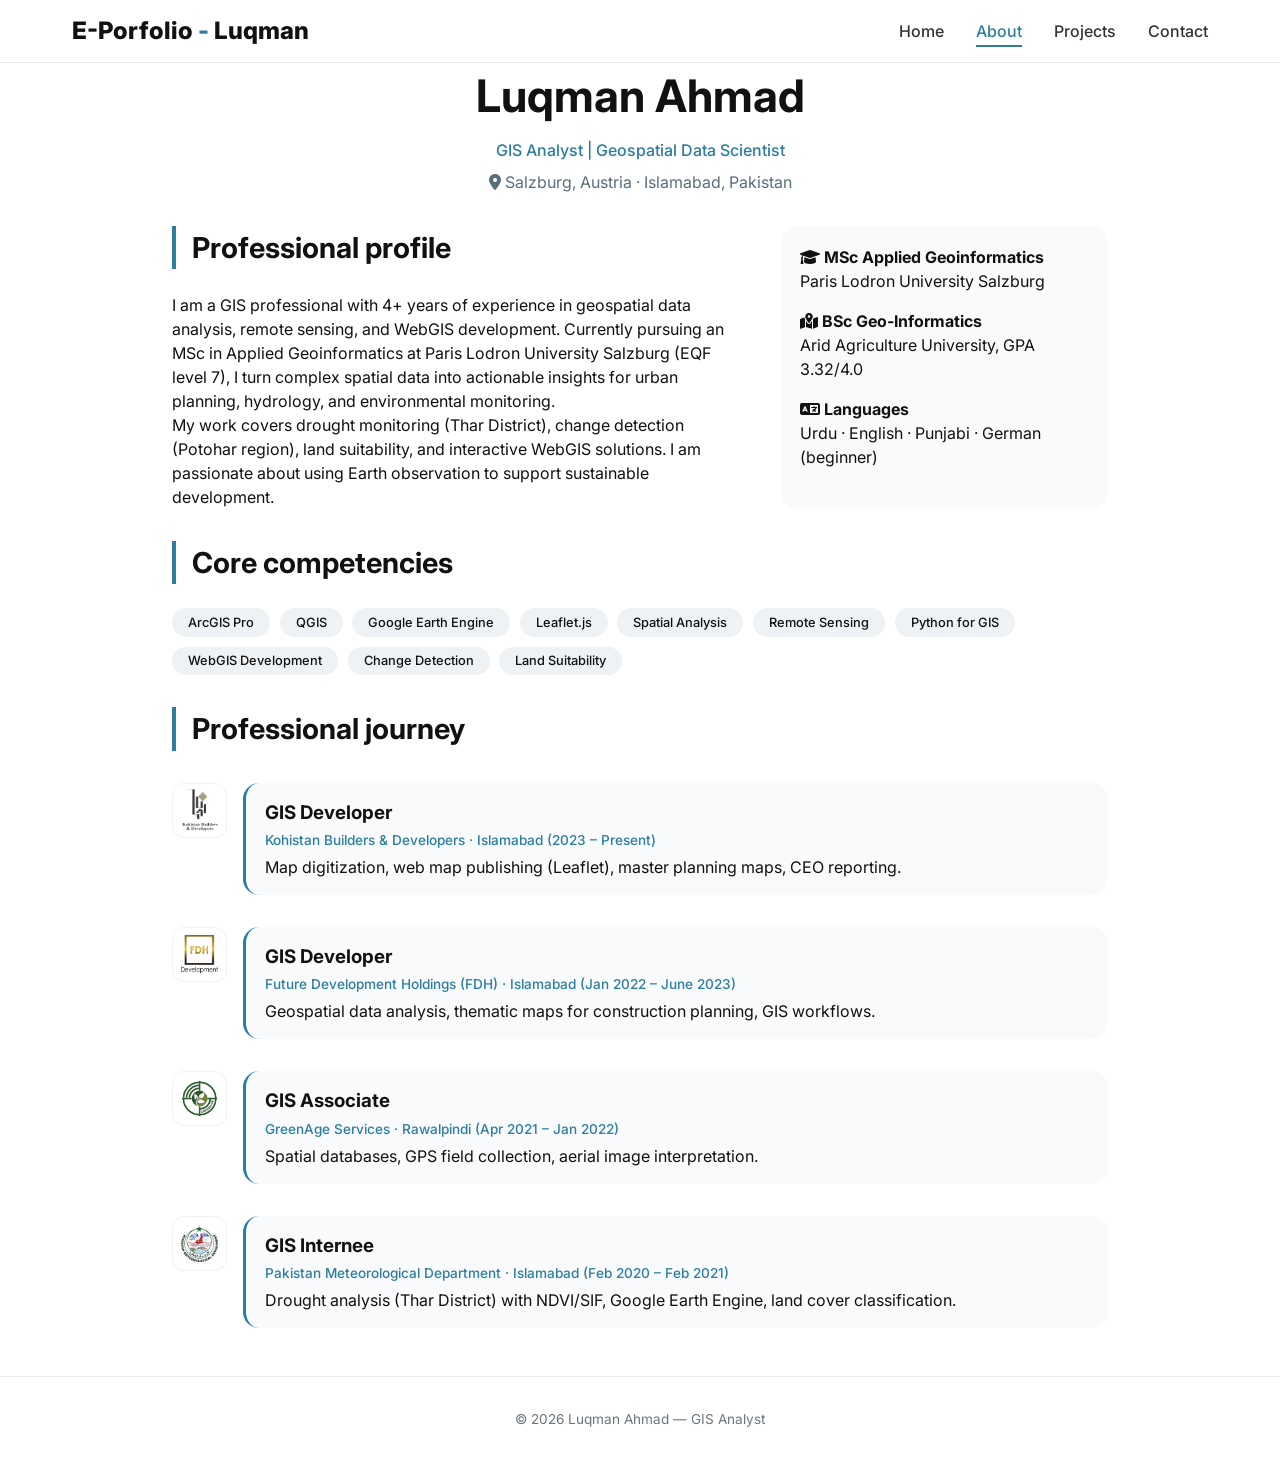
<file: about.html>
<!DOCTYPE html>
<html lang="en">
<head>
    <meta charset="UTF-8">
    <meta name="viewport" content="width=device-width, initial-scale=1.0">
    <title>About | Luqman Ahmad</title>
    <link rel="stylesheet" href="style.css">
    <link rel="stylesheet" href="https://cdnjs.cloudflare.com/ajax/libs/font-awesome/6.0.0-beta3/css/all.min.css">
    <link href="https://fonts.googleapis.com/css2?family=Inter:opsz,wght@14..32,300;400;500;600;700;800&display=swap" rel="stylesheet">
</head>
<body>
<header>
    <div class="container navbar">
        <a href="index.html" class="logo">E-Porfolio<span> - </span>Luqman</a>
        <div class="menu-icon" id="menuIcon">
            <i class="fas fa-bars"></i>
        </div>
        <ul class="nav-links" id="navLinks">
            <li><a href="index.html">Home</a></li>
            <li><a href="about.html" class="active">About</a></li>
            <li><a href="projects.html">Projects</a></li>
            <li><a href="contact.html">Contact</a></li>
        </ul>
    </div>
</header>

<main>
    <div class="container about-page">
        <div class="about-header">
            <h1>Luqman Ahmad</h1>
            <p class="subtitle">GIS Analyst | Geospatial Data Scientist</p>
            <p class="location"><i class="fas fa-map-marker-alt"></i> Salzburg, Austria · Islamabad, Pakistan</p>
        </div>

        <div class="about-grid">
            <div class="about-text">
                <h2>Professional profile</h2>
                <p>I am a GIS professional with 4+ years of experience in geospatial data analysis, remote sensing, and WebGIS development. Currently pursuing an MSc in Applied Geoinformatics at Paris Lodron University Salzburg (EQF level 7), I turn complex spatial data into actionable insights for urban planning, hydrology, and environmental monitoring.</p>
                <p>My work covers drought monitoring (Thar District), change detection (Potohar region), land suitability, and interactive WebGIS solutions. I am passionate about using Earth observation to support sustainable development.</p>
            </div>
            <div class="about-highlights">
                <div class="highlight-item"><i class="fas fa-graduation-cap"></i> <strong>MSc Applied Geoinformatics</strong><br>Paris Lodron University Salzburg</div>
                <div class="highlight-item"><i class="fas fa-map-marked-alt"></i> <strong>BSc Geo‑Informatics</strong><br>Arid Agriculture University, GPA 3.32/4.0</div>
                <div class="highlight-item"><i class="fas fa-language"></i> <strong>Languages</strong><br>Urdu · English · Punjabi · German (beginner)</div>
            </div>
        </div>

        <div class="core-skills">
            <h2>Core competencies</h2>
            <div class="skill-tags">
                <span>ArcGIS Pro</span><span>QGIS</span><span>Google Earth Engine</span><span>Leaflet.js</span>
                <span>Spatial Analysis</span><span>Remote Sensing</span><span>Python for GIS</span>
                <span>WebGIS Development</span><span>Change Detection</span><span>Land Suitability</span>
            </div>
        </div>

        <h2>Professional journey</h2>
        <div class="exp-timeline">
            <div class="exp-item">
                <div class="exp-logo">
                    <img src="assets/img/kbd-logo.png" alt="KBD Logo" onerror="this.style.display='none'">
                </div>
                <div class="exp-content">
                    <h3>GIS Developer</h3>
                    <div class="exp-meta">Kohistan Builders & Developers · Islamabad (2023 – Present)</div>
                    <p>Map digitization, web map publishing (Leaflet), master planning maps, CEO reporting.</p>
                </div>
            </div>
            <div class="exp-item">
                <div class="exp-logo">
                    <img src="assets/img/FDH-logo.png" alt="FDH Logo" onerror="this.style.display='none'">
                </div>
                <div class="exp-content">
                    <h3>GIS Developer</h3>
                    <div class="exp-meta">Future Development Holdings (FDH) · Islamabad (Jan 2022 – June 2023)</div>
                    <p>Geospatial data analysis, thematic maps for construction planning, GIS workflows.</p>
                </div>
            </div>
            <div class="exp-item">
                <div class="exp-logo">
                    <img src="assets/img/greenage-logo.png" alt="GreenAge Logo" onerror="this.style.display='none'">
                </div>
                <div class="exp-content">
                    <h3>GIS Associate</h3>
                    <div class="exp-meta">GreenAge Services · Rawalpindi (Apr 2021 – Jan 2022)</div>
                    <p>Spatial databases, GPS field collection, aerial image interpretation.</p>
                </div>
            </div>
            <div class="exp-item">
                <div class="exp-logo">
                    <img src="assets/img/PMD-logo.png" alt="PMD Logo" onerror="this.style.display='none'">
                </div>
                <div class="exp-content">
                    <h3>GIS Internee</h3>
                    <div class="exp-meta">Pakistan Meteorological Department · Islamabad (Feb 2020 – Feb 2021)</div>
                    <p>Drought analysis (Thar District) with NDVI/SIF, Google Earth Engine, land cover classification.</p>
                </div>
            </div>
        </div>
    </div>
</main>

<footer>
    <div class="container">
        <p>© 2026 Luqman Ahmad — GIS Analyst</p>
    </div>
</footer>

<script src="script.js"></script>
</body>
</html>
</file>
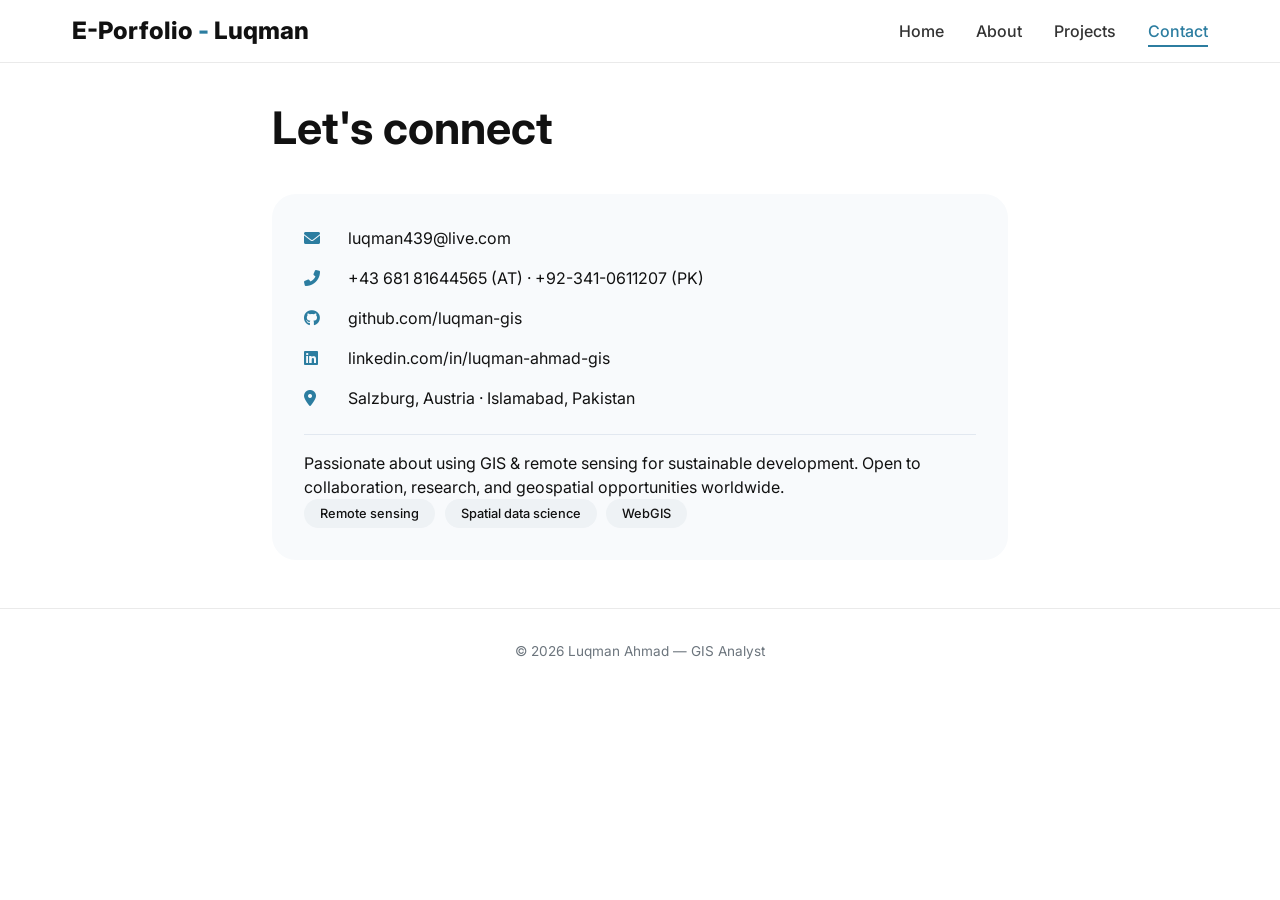
<file: contact.html>
<!DOCTYPE html>
<html lang="en">
<head>
    <meta charset="UTF-8">
    <meta name="viewport" content="width=device-width, initial-scale=1.0">
    <title>Contact | Luqman Ahmad</title>
    <link rel="stylesheet" href="style.css">
    <link rel="stylesheet" href="https://cdnjs.cloudflare.com/ajax/libs/font-awesome/6.0.0-beta3/css/all.min.css">
    <link href="https://fonts.googleapis.com/css2?family=Inter:opsz,wght@14..32,300;400;500;600;700;800&display=swap" rel="stylesheet">
</head>
<body>
<header>
    <div class="container navbar">
        <a href="index.html" class="logo">E-Porfolio<span> - </span>Luqman</a>
        <div class="menu-icon" id="menuIcon">
            <i class="fas fa-bars"></i>
        </div>
        <ul class="nav-links" id="navLinks">
            <li><a href="index.html">Home</a></li>
            <li><a href="about.html">About</a></li>
            <li><a href="projects.html">Projects</a></li>
            <li><a href="contact.html" class="active">Contact</a></li>
        </ul>
    </div>
</header>

<main>
    <div class="container contact-page">
        <h1>Let's connect</h1>
        <div class="contact-card">
            <div class="contact-details">
                <div class="contact-line"><i class="fas fa-envelope"></i> luqman439@live.com</div>
                <div class="contact-line"><i class="fas fa-phone-alt"></i> +43 681 81644565 (AT) · +92-341-0611207 (PK)</div>
                <div class="contact-line"><i class="fab fa-github"></i> github.com/luqman-gis</div>
                <div class="contact-line"><i class="fab fa-linkedin"></i> linkedin.com/in/luqman-ahmad-gis</div>
                <div class="contact-line"><i class="fas fa-map-marker-alt"></i> Salzburg, Austria · Islamabad, Pakistan</div>
            </div>
            <div class="contact-note">
                <p>Passionate about using GIS & remote sensing for sustainable development. Open to collaboration, research, and geospatial opportunities worldwide.</p>
                <div class="skill-tags">
                    <span>Remote sensing</span><span>Spatial data science</span><span>WebGIS</span>
                </div>
            </div>
        </div>
    </div>
</main>

<footer>
    <div class="container">
        <p>© 2026 Luqman Ahmad — GIS Analyst</p>
    </div>
</footer>

<script src="script.js"></script>
</body>
</html>
</file>
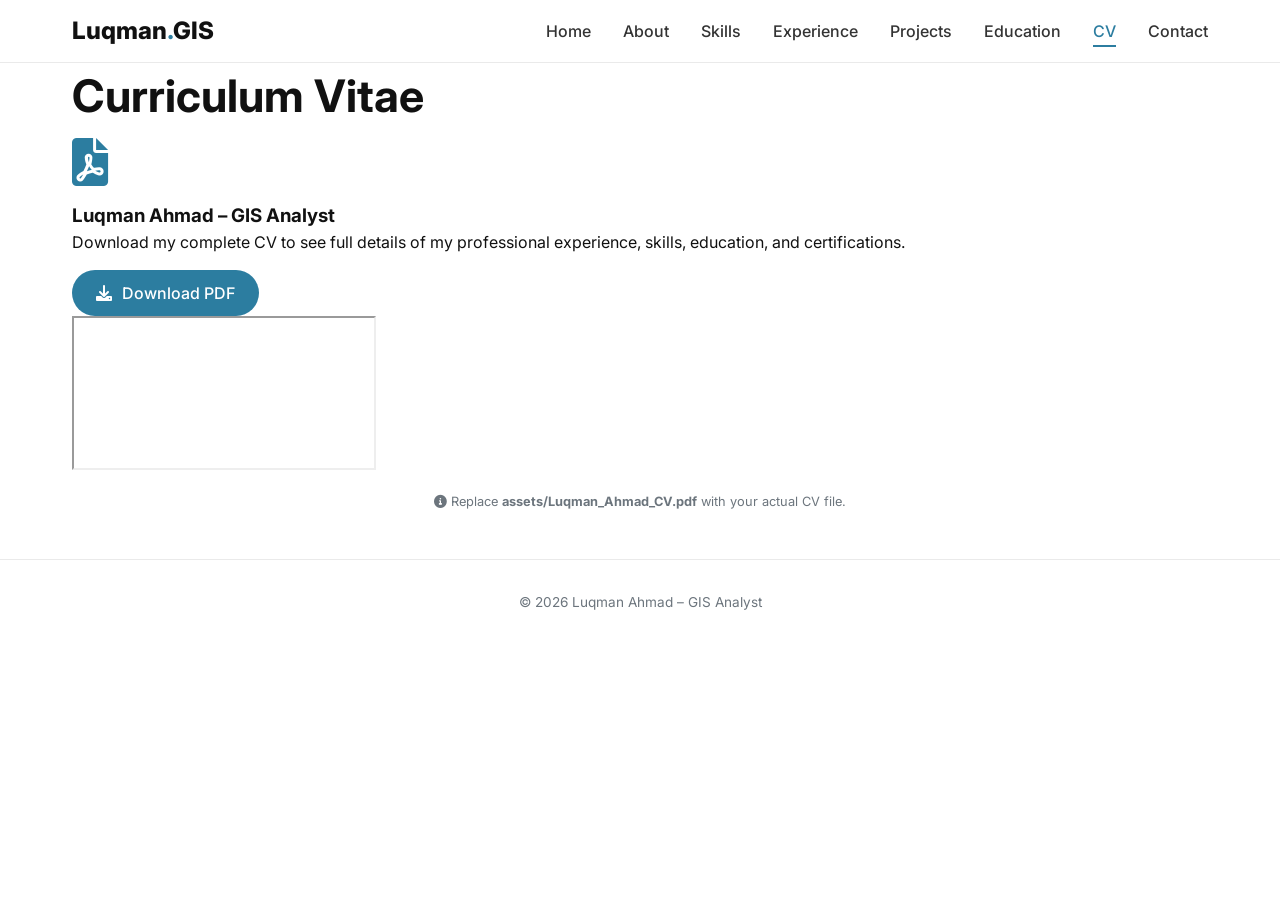
<file: cv.html>
<!DOCTYPE html>
<html lang="en">
<head>
    <meta charset="UTF-8">
    <meta name="viewport" content="width=device-width, initial-scale=1.0">
    <title>CV | Luqman Ahmad</title>
    <link rel="stylesheet" href="style.css">
    <link rel="stylesheet" href="https://cdnjs.cloudflare.com/ajax/libs/font-awesome/6.0.0-beta3/css/all.min.css">
    <link href="https://fonts.googleapis.com/css2?family=Inter:opsz,wght@14..32,300;400;500;600;700;800&display=swap" rel="stylesheet">
</head>
<body>
<header>
    <div class="container navbar">
        <a href="index.html" class="logo">Luqman<span>.</span>GIS</a>
        <div class="menu-icon" id="menuIcon">
            <i class="fas fa-bars"></i>
        </div>
        <ul class="nav-links" id="navLinks">
            <li><a href="index.html">Home</a></li>
            <li><a href="about.html">About</a></li>
            <li><a href="skills.html">Skills</a></li>
            <li><a href="experience.html">Experience</a></li>
            <li><a href="projects.html">Projects</a></li>
            <li><a href="education.html">Education</a></li>
            <li><a href="cv.html" class="active">CV</a></li>
            <li><a href="contact.html">Contact</a></li>
        </ul>
    </div>
</header>

<main>
    <div class="container">
        <h1>Curriculum Vitae</h1>
        <div class="cv-container">
            <i class="fas fa-file-pdf" style="font-size: 3rem; color: #2c7da0; margin-bottom: 1rem;"></i>
            <h3>Luqman Ahmad – GIS Analyst</h3>
            <p>Download my complete CV to see full details of my professional experience, skills, education, and certifications.</p>
            <a href="assets/Luqman_Ahmad_CV.pdf" download class="btn btn-primary" style="margin-top: 1rem; display: inline-flex;">
                <i class="fas fa-download"></i> Download PDF
            </a>
        </div>
        <div class="cv-preview">
            <iframe src="assets/Luqman_Ahmad_CV.pdf" title="Luqman Ahmad CV">
                Your browser does not support PDF embedding. <a href="assets/Luqman_Ahmad_CV.pdf">Download the PDF instead.</a>
            </iframe>
        </div>
        <p style="text-align: center; margin-top: 1rem; font-size: 0.8rem; color: #6c757d;">
            <i class="fas fa-info-circle"></i> Replace <strong>assets/Luqman_Ahmad_CV.pdf</strong> with your actual CV file.
        </p>
    </div>
</main>

<footer>
    <div class="container">© 2026 Luqman Ahmad – GIS Analyst</div>
</footer>

<script src="script.js"></script>
</body>
</html>
</file>
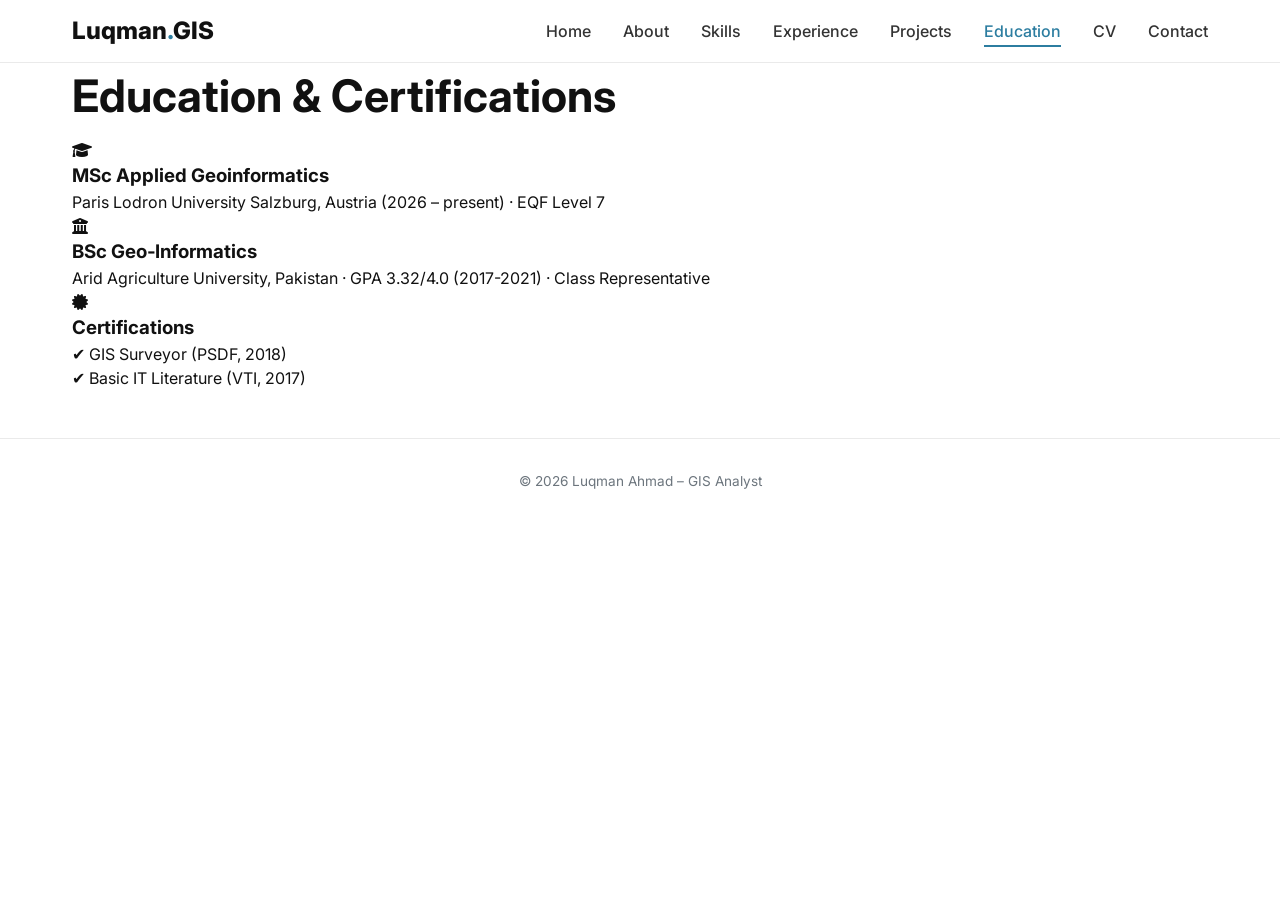
<file: education.html>
<!DOCTYPE html>
<html lang="en">
<head>
    <meta charset="UTF-8">
    <meta name="viewport" content="width=device-width, initial-scale=1.0">
    <title>Education | Luqman Ahmad</title>
    <link rel="stylesheet" href="style.css">
    <link rel="stylesheet" href="https://cdnjs.cloudflare.com/ajax/libs/font-awesome/6.0.0-beta3/css/all.min.css">
    <link href="https://fonts.googleapis.com/css2?family=Inter:opsz,wght@14..32,300;400;500;600;700;800&display=swap" rel="stylesheet">
</head>
<body>
<header>
    <div class="container navbar">
        <a href="index.html" class="logo">Luqman<span>.</span>GIS</a>
        <div class="menu-icon" id="menuIcon">
            <i class="fas fa-bars"></i>
        </div>
        <ul class="nav-links" id="navLinks">
            <li><a href="index.html">Home</a></li>
            <li><a href="about.html">About</a></li>
            <li><a href="skills.html">Skills</a></li>
            <li><a href="experience.html">Experience</a></li>
            <li><a href="projects.html">Projects</a></li>
            <li><a href="education.html" class="active">Education</a></li>
            <li><a href="cv.html">CV</a></li>
            <li><a href="contact.html">Contact</a></li>
        </ul>
    </div>
</header>

<main>
    <div class="container">
        <h1>Education & Certifications</h1>
        <div class="edu-grid">
            <div class="edu-card">
                <i class="fas fa-graduation-cap"></i>
                <h3>MSc Applied Geoinformatics</h3>
                <p>Paris Lodron University Salzburg, Austria (2026 – present) · EQF Level 7</p>
            </div>
            <div class="edu-card">
                <i class="fas fa-university"></i>
                <h3>BSc Geo‑Informatics</h3>
                <p>Arid Agriculture University, Pakistan · GPA 3.32/4.0 (2017-2021) · Class Representative</p>
            </div>
            <div class="edu-card">
                <i class="fas fa-certificate"></i>
                <h3>Certifications</h3>
                <p>✔️ GIS Surveyor (PSDF, 2018)<br>✔️ Basic IT Literature (VTI, 2017)</p>
            </div>
        </div>
    </div>
</main>

<footer>
    <div class="container">© 2026 Luqman Ahmad – GIS Analyst</div>
</footer>

<script src="script.js"></script>
</body>
</html>
</file>
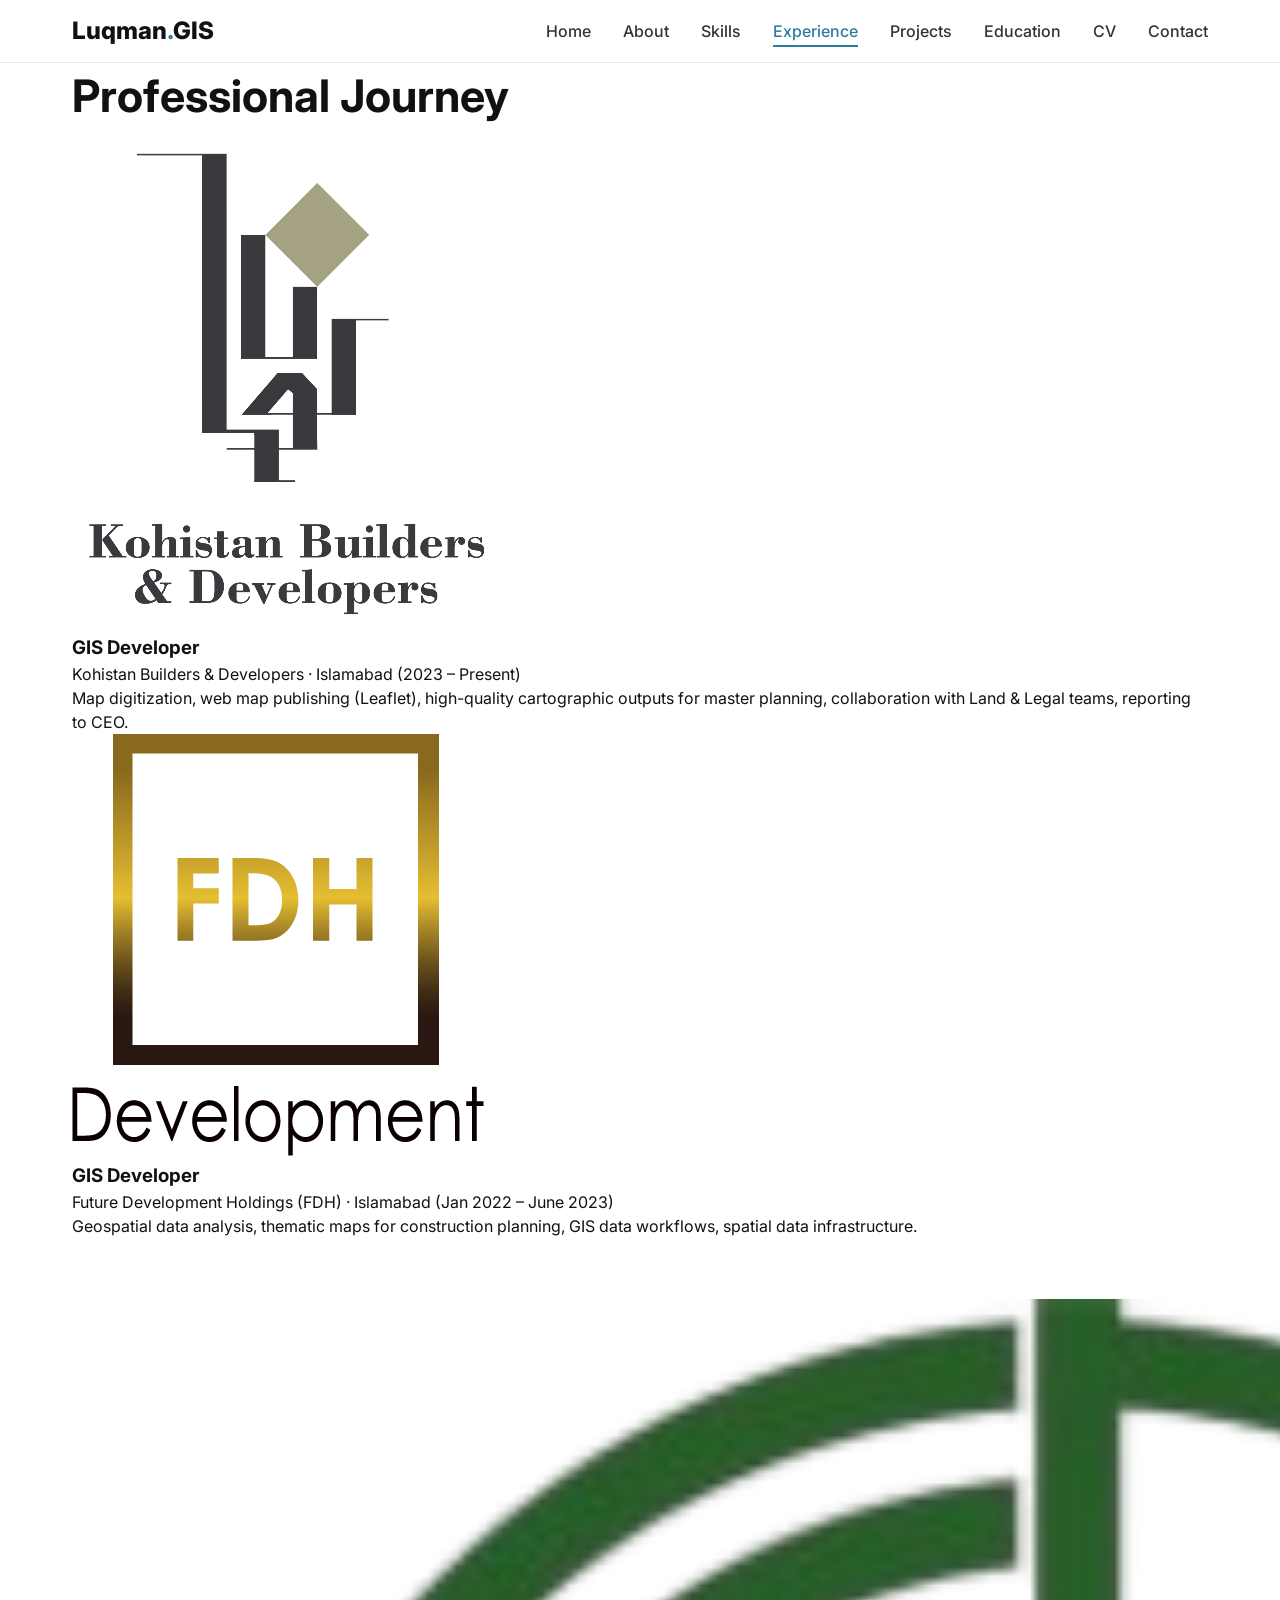
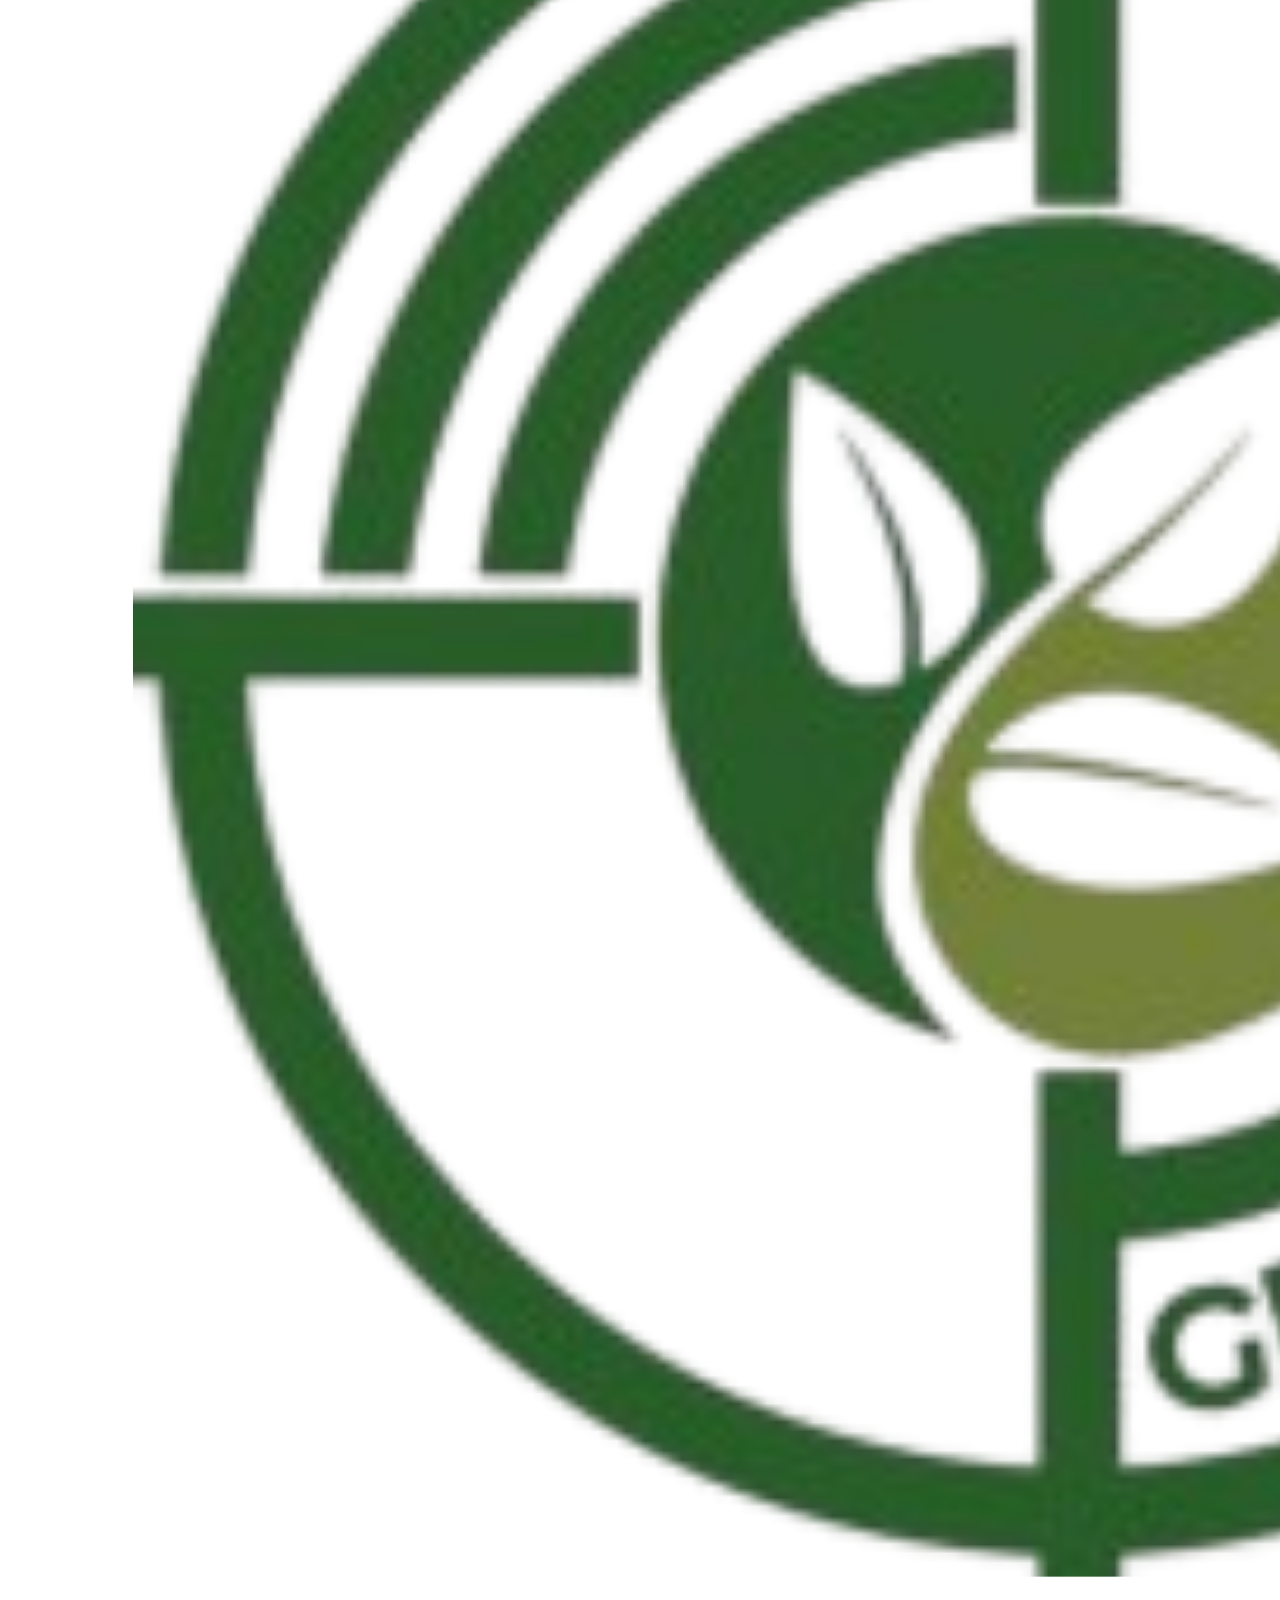
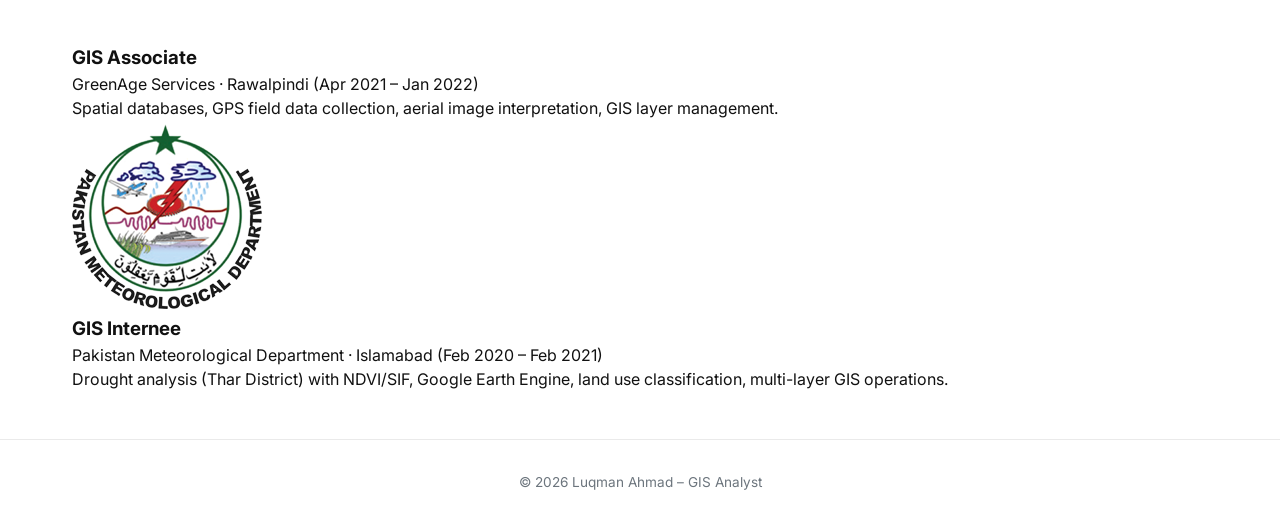
<file: experience.html>
<!DOCTYPE html>
<html lang="en">
<head>
    <meta charset="UTF-8">
    <meta name="viewport" content="width=device-width, initial-scale=1.0">
    <title>Experience | Luqman Ahmad</title>
    <link rel="stylesheet" href="style.css">
    <link rel="stylesheet" href="https://cdnjs.cloudflare.com/ajax/libs/font-awesome/6.0.0-beta3/css/all.min.css">
    <link href="https://fonts.googleapis.com/css2?family=Inter:opsz,wght@14..32,300;400;500;600;700;800&display=swap" rel="stylesheet">
</head>
<body>
<header>
    <div class="container navbar">
        <a href="index.html" class="logo">Luqman<span>.</span>GIS</a>
        <div class="menu-icon" id="menuIcon">
            <i class="fas fa-bars"></i>
        </div>
        <ul class="nav-links" id="navLinks">
            <li><a href="index.html">Home</a></li>
            <li><a href="about.html">About</a></li>
            <li><a href="skills.html">Skills</a></li>
            <li><a href="experience.html" class="active">Experience</a></li>
            <li><a href="projects.html">Projects</a></li>
            <li><a href="education.html">Education</a></li>
            <li><a href="cv.html">CV</a></li>
            <li><a href="contact.html">Contact</a></li>
        </ul>
    </div>
</header>

<main>
    <div class="container">
        <h1>Professional Journey</h1>
        <div class="timeline">
            <!-- Kohistan Builders -->
            <div class="timeline-item">
                <div class="company-logo">
                    <img src="assets/img/kbd-logo.png" alt="KBD Logo" onerror="this.style.display='none'">
                </div>
                <div class="timeline-content">
                    <h3>GIS Developer</h3>
                    <div class="timeline-meta">
                        <span class="company-name">Kohistan Builders & Developers</span>
                        <span>· Islamabad (2023 – Present)</span>
                    </div>
                    <p>Map digitization, web map publishing (Leaflet), high-quality cartographic outputs for master planning, collaboration with Land & Legal teams, reporting to CEO.</p>
                </div>
            </div>

            <!-- FDH -->
            <div class="timeline-item">
                <div class="company-logo">
                    <img src="assets/img/FDH-logo.png" alt="FDH Logo" onerror="this.style.display='none'">
                </div>
                <div class="timeline-content">
                    <h3>GIS Developer</h3>
                    <div class="timeline-meta">
                        <span class="company-name">Future Development Holdings (FDH)</span>
                        <span>· Islamabad (Jan 2022 – June 2023)</span>
                    </div>
                    <p>Geospatial data analysis, thematic maps for construction planning, GIS data workflows, spatial data infrastructure.</p>
                </div>
            </div>

            <!-- GreenAge -->
            <div class="timeline-item">
                <div class="company-logo">
                    <img src="assets/img/greenage-logo.png" alt="GreenAge Logo" onerror="this.style.display='none'">
                </div>
                <div class="timeline-content">
                    <h3>GIS Associate</h3>
                    <div class="timeline-meta">
                        <span class="company-name">GreenAge Services</span>
                        <span>· Rawalpindi (Apr 2021 – Jan 2022)</span>
                    </div>
                    <p>Spatial databases, GPS field data collection, aerial image interpretation, GIS layer management.</p>
                </div>
            </div>

            <!-- PMD -->
            <div class="timeline-item">
                <div class="company-logo">
                    <img src="assets/img/PMD-logo.png" alt="PMD Logo" onerror="this.style.display='none'">
                </div>
                <div class="timeline-content">
                    <h3>GIS Internee</h3>
                    <div class="timeline-meta">
                        <span class="company-name">Pakistan Meteorological Department</span>
                        <span>· Islamabad (Feb 2020 – Feb 2021)</span>
                    </div>
                    <p>Drought analysis (Thar District) with NDVI/SIF, Google Earth Engine, land use classification, multi-layer GIS operations.</p>
                </div>
            </div>
        </div>
    </div>
</main>

<footer>
    <div class="container">© 2026 Luqman Ahmad – GIS Analyst</div>
</footer>

<script src="script.js"></script>
</body>
</html>
</file>
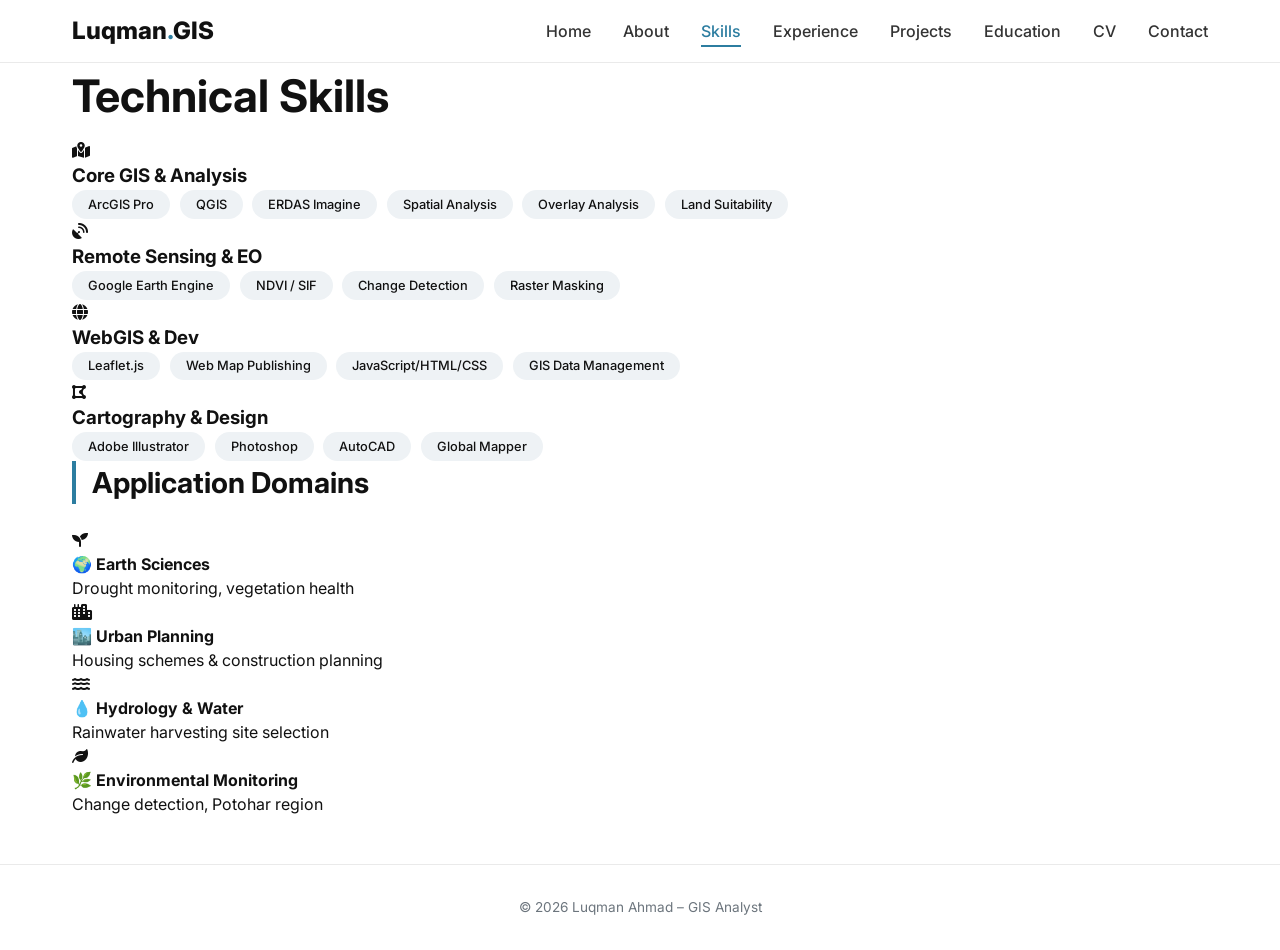
<file: skills.html>
<!DOCTYPE html>
<html lang="en">
<head>
    <meta charset="UTF-8">
    <meta name="viewport" content="width=device-width, initial-scale=1.0">
    <title>Skills | Luqman Ahmad</title>
    <link rel="stylesheet" href="style.css">
    <link rel="stylesheet" href="https://cdnjs.cloudflare.com/ajax/libs/font-awesome/6.0.0-beta3/css/all.min.css">
    <link href="https://fonts.googleapis.com/css2?family=Inter:opsz,wght@14..32,300;400;500;600;700;800&display=swap" rel="stylesheet">
</head>
<body>
<header>
    <div class="container navbar">
        <a href="index.html" class="logo">Luqman<span>.</span>GIS</a>
        <div class="menu-icon" id="menuIcon">
            <i class="fas fa-bars"></i>
        </div>
        <ul class="nav-links" id="navLinks">
            <li><a href="index.html">Home</a></li>
            <li><a href="about.html">About</a></li>
            <li><a href="skills.html" class="active">Skills</a></li>
            <li><a href="experience.html">Experience</a></li>
            <li><a href="projects.html">Projects</a></li>
            <li><a href="education.html">Education</a></li>
            <li><a href="cv.html">CV</a></li>
            <li><a href="contact.html">Contact</a></li>
        </ul>
    </div>
</header>

<main>
    <div class="container">
        <h1>Technical Skills</h1>
        <div class="skills-grid">
            <div class="skill-card">
                <i class="fas fa-map-marked-alt"></i>
                <h3>Core GIS & Analysis</h3>
                <div class="skill-tags">
                    <span>ArcGIS Pro</span><span>QGIS</span><span>ERDAS Imagine</span>
                    <span>Spatial Analysis</span><span>Overlay Analysis</span><span>Land Suitability</span>
                </div>
            </div>
            <div class="skill-card">
                <i class="fas fa-satellite-dish"></i>
                <h3>Remote Sensing & EO</h3>
                <div class="skill-tags">
                    <span>Google Earth Engine</span><span>NDVI / SIF</span>
                    <span>Change Detection</span><span>Raster Masking</span>
                </div>
            </div>
            <div class="skill-card">
                <i class="fas fa-globe"></i>
                <h3>WebGIS & Dev</h3>
                <div class="skill-tags">
                    <span>Leaflet.js</span><span>Web Map Publishing</span>
                    <span>JavaScript/HTML/CSS</span><span>GIS Data Management</span>
                </div>
            </div>
            <div class="skill-card">
                <i class="fas fa-draw-polygon"></i>
                <h3>Cartography & Design</h3>
                <div class="skill-tags">
                    <span>Adobe Illustrator</span><span>Photoshop</span>
                    <span>AutoCAD</span><span>Global Mapper</span>
                </div>
            </div>
        </div>

        <h2>Application Domains</h2>
        <div class="domains-grid">
            <div class="domain-card"><i class="fas fa-seedling"></i><h4>🌍 Earth Sciences</h4><p>Drought monitoring, vegetation health</p></div>
            <div class="domain-card"><i class="fas fa-city"></i><h4>🏙️ Urban Planning</h4><p>Housing schemes & construction planning</p></div>
            <div class="domain-card"><i class="fas fa-water"></i><h4>💧 Hydrology & Water</h4><p>Rainwater harvesting site selection</p></div>
            <div class="domain-card"><i class="fas fa-leaf"></i><h4>🌿 Environmental Monitoring</h4><p>Change detection, Potohar region</p></div>
        </div>
    </div>
</main>

<footer>
    <div class="container">© 2026 Luqman Ahmad – GIS Analyst</div>
</footer>

<script src="script.js"></script>
</body>
</html>
</file>
<file: style.css>
* {
    margin: 0;
    padding: 0;
    box-sizing: border-box;
}

body {
    font-family: 'Inter', system-ui, -apple-system, 'Segoe UI', Roboto, Helvetica, Arial, sans-serif;
    background: #ffffff;
    color: #111111;
    line-height: 1.5;
    scroll-behavior: smooth;
}

.container {
    max-width: 1200px;
    margin: 0 auto;
    padding: 0 2rem;
}

h1 { font-size: 2.8rem; margin-bottom: 0.5rem; }
h2 { font-size: 1.8rem; margin-bottom: 1.5rem; border-left: 4px solid #2c7da0; padding-left: 1rem; }

/* Buttons */
.btn {
    display: inline-flex;
    align-items: center;
    gap: 0.6rem;
    background: #111;
    color: white;
    padding: 0.7rem 1.5rem;
    border-radius: 40px;
    font-weight: 500;
    transition: 0.2s;
    text-decoration: none;
    border: none;
    cursor: pointer;
}
.btn-outline {
    background: transparent;
    border: 1px solid #111;
    color: #111;
}
.btn-outline:hover {
    background: #111;
    color: white;
}
.btn-primary {
    background: #2c7da0;
    color: white;
}
.btn-primary:hover {
    background: #1f5e7a;
    transform: translateY(-2px);
}

/* Header & Navigation */
header {
    background: rgba(255,255,255,0.96);
    backdrop-filter: blur(8px);
    border-bottom: 1px solid #eaeaea;
    position: sticky;
    top: 0;
    z-index: 1000;
    padding: 0.8rem 0;
}
.navbar {
    display: flex;
    justify-content: space-between;
    align-items: center;
    flex-wrap: wrap;
    gap: 1rem;
}
.logo {
    font-size: 1.5rem;
    font-weight: 800;
    color: #111;
    text-decoration: none;
}
.logo span { color: #2c7da0; }
.nav-links {
    display: flex;
    gap: 2rem;
    list-style: none;
}
.nav-links a {
    text-decoration: none;
    color: #333;
    font-weight: 500;
    padding-bottom: 4px;
    transition: 0.2s;
}
.nav-links a:hover, .nav-links a.active {
    color: #2c7da0;
    border-bottom: 2px solid #2c7da0;
}
.menu-icon {
    display: none;
    font-size: 1.5rem;
    cursor: pointer;
    color: #2c7da0;
}

/* Hero with video background */
.video-hero {
    position: relative;
    overflow: hidden;
    padding: 5rem 0;
    min-height: 85vh;
    display: flex;
    align-items: center;
}
.hero-video {
    position: absolute;
    top: 0;
    left: 0;
    width: 100%;
    height: 100%;
    object-fit: cover;
    z-index: 0;
}
.hero-overlay {
    position: absolute;
    top: 0;
    left: 0;
    width: 100%;
    height: 100%;
    background: rgba(255, 255, 255, 0.8);
    z-index: 1;
}
.video-hero .container {
    position: relative;
    z-index: 2;
}
.hero-grid {
    display: flex;
    align-items: center;
    justify-content: space-between;
    gap: 3rem;
    flex-wrap: wrap;
}
.hero-text { flex: 1; }
.hero-text .tagline {
    font-size: 1.2rem;
    color: #2c7da0;
    font-weight: 600;
    margin-bottom: 0.5rem;
}
.hero-text p {
    color: #2c3e50;
    margin: 1rem 0;
    max-width: 550px;
}
.profile-pic {
    width: 260px;
    height: 260px;
    border-radius: 50%;
    object-fit: cover;
    border: 4px solid #2c7da0;
    box-shadow: 0 20px 30px -10px rgba(0,0,0,0.1);
}
.btn-group { display: flex; gap: 1rem; flex-wrap: wrap; margin-top: 1.5rem; }

/* Mini projects on home */
.mini-projects {
    display: grid;
    grid-template-columns: repeat(auto-fit, minmax(240px, 1fr));
    gap: 1.5rem;
    margin: 2rem 0;
}
.mini-card {
    background: #f8fafc;
    padding: 1.5rem;
    border-radius: 1.2rem;
    text-align: center;
    border: 1px solid #eef2f5;
}
.mini-card i { font-size: 2rem; color: #2c7da0; margin-bottom: 0.5rem; }

/* About page */
.about-page { max-width: 1000px; margin: 0 auto; }
.about-header { text-align: center; margin-bottom: 2rem; }
.about-header .subtitle { color: #2c7da0; font-weight: 500; }
.location { color: #5a6e7a; margin-top: 0.5rem; }
.about-grid {
    display: flex;
    gap: 2rem;
    flex-wrap: wrap;
    margin: 2rem 0;
}
.about-text { flex: 2; }
.about-highlights { flex: 1; background: #f8fafc; padding: 1.2rem; border-radius: 1rem; }
.highlight-item { margin-bottom: 1rem; }
.core-skills, .experience-summary { margin: 2rem 0; }
.skill-tags {
    display: flex;
    flex-wrap: wrap;
    gap: 0.6rem;
}
.skill-tags span {
    background: #eef2f5;
    padding: 0.3rem 1rem;
    border-radius: 30px;
    font-size: 0.8rem;
    font-weight: 500;
}

/* Experience timeline with logos */
.exp-timeline {
    margin: 2rem 0;
}
.exp-item {
    display: flex;
    gap: 1rem;
    margin-bottom: 2rem;
}
.exp-logo {
    flex-shrink: 0;
    width: 55px;
    height: 55px;
    background: white;
    border-radius: 12px;
    display: flex;
    align-items: center;
    justify-content: center;
    border: 1px solid #eef2f5;
    overflow: hidden;
}
.exp-logo img {
    width: 70%;
    height: auto;
    object-fit: contain;
}
.exp-content {
    flex: 1;
    background: #f8fafc;
    padding: 1rem 1.2rem;
    border-radius: 1rem;
    border-left: 3px solid #2c7da0;
}
.exp-content h3 { margin-bottom: 0.2rem; }
.exp-meta { color: #2c7da0; font-weight: 500; margin-bottom: 0.3rem; font-size: 0.85rem; }

/* Projects page */
.projects-grid-full {
    display: flex;
    flex-direction: column;
    gap: 3rem;
    margin-top: 2rem;
}
.project-item {
    display: flex;
    gap: 2rem;
    align-items: center;
    background: #f8fafc;
    border-radius: 1.5rem;
    overflow: hidden;
    padding: 1.5rem;
}
.project-item.reverse { flex-direction: row-reverse; }
.project-image {
    flex: 1;
    border-radius: 1rem;
    overflow: hidden;
}
.project-image img {
    width: 100%;
    height: auto;
    display: block;
}
.project-details { flex: 1; }
.project-tools { color: #2c7da0; font-size: 0.85rem; margin: 0.3rem 0; }

/* Contact page */
.contact-page { max-width: 800px; margin: 2rem auto; }
.contact-card {
    background: #f8fafc;
    padding: 2rem;
    border-radius: 1.5rem;
    margin-top: 2rem;
}
.contact-line {
    display: flex;
    align-items: center;
    gap: 1rem;
    margin-bottom: 1rem;
}
.contact-line i { width: 28px; color: #2c7da0; }
.contact-note { margin-top: 1.5rem; padding-top: 1rem; border-top: 1px solid #e2e8f0; }

/* Footer - no social icons */
footer {
    text-align: center;
    padding: 2rem;
    border-top: 1px solid #eaeaea;
    color: #6c757d;
    font-size: 0.85rem;
    margin-top: 3rem;
}

/* Responsive */
@media (max-width: 768px) {
    .container { padding: 0 1rem; }
    h1 { font-size: 2rem; }
    .hero-grid { flex-direction: column; text-align: center; }
    .profile-pic { width: 180px; height: 180px; }
    .project-item, .project-item.reverse { flex-direction: column; text-align: center; }
    .exp-item { flex-direction: column; align-items: center; text-align: center; }
    .exp-logo { width: 50px; height: 50px; margin-bottom: 0.5rem; }
    .nav-links {
        display: none;
        flex-direction: column;
        width: 100%;
        background: white;
        padding: 1rem 0;
    }
    .nav-links.active { display: flex; }
    .menu-icon { display: block; position: absolute; top: 1rem; right: 1rem; }
}
</file>
